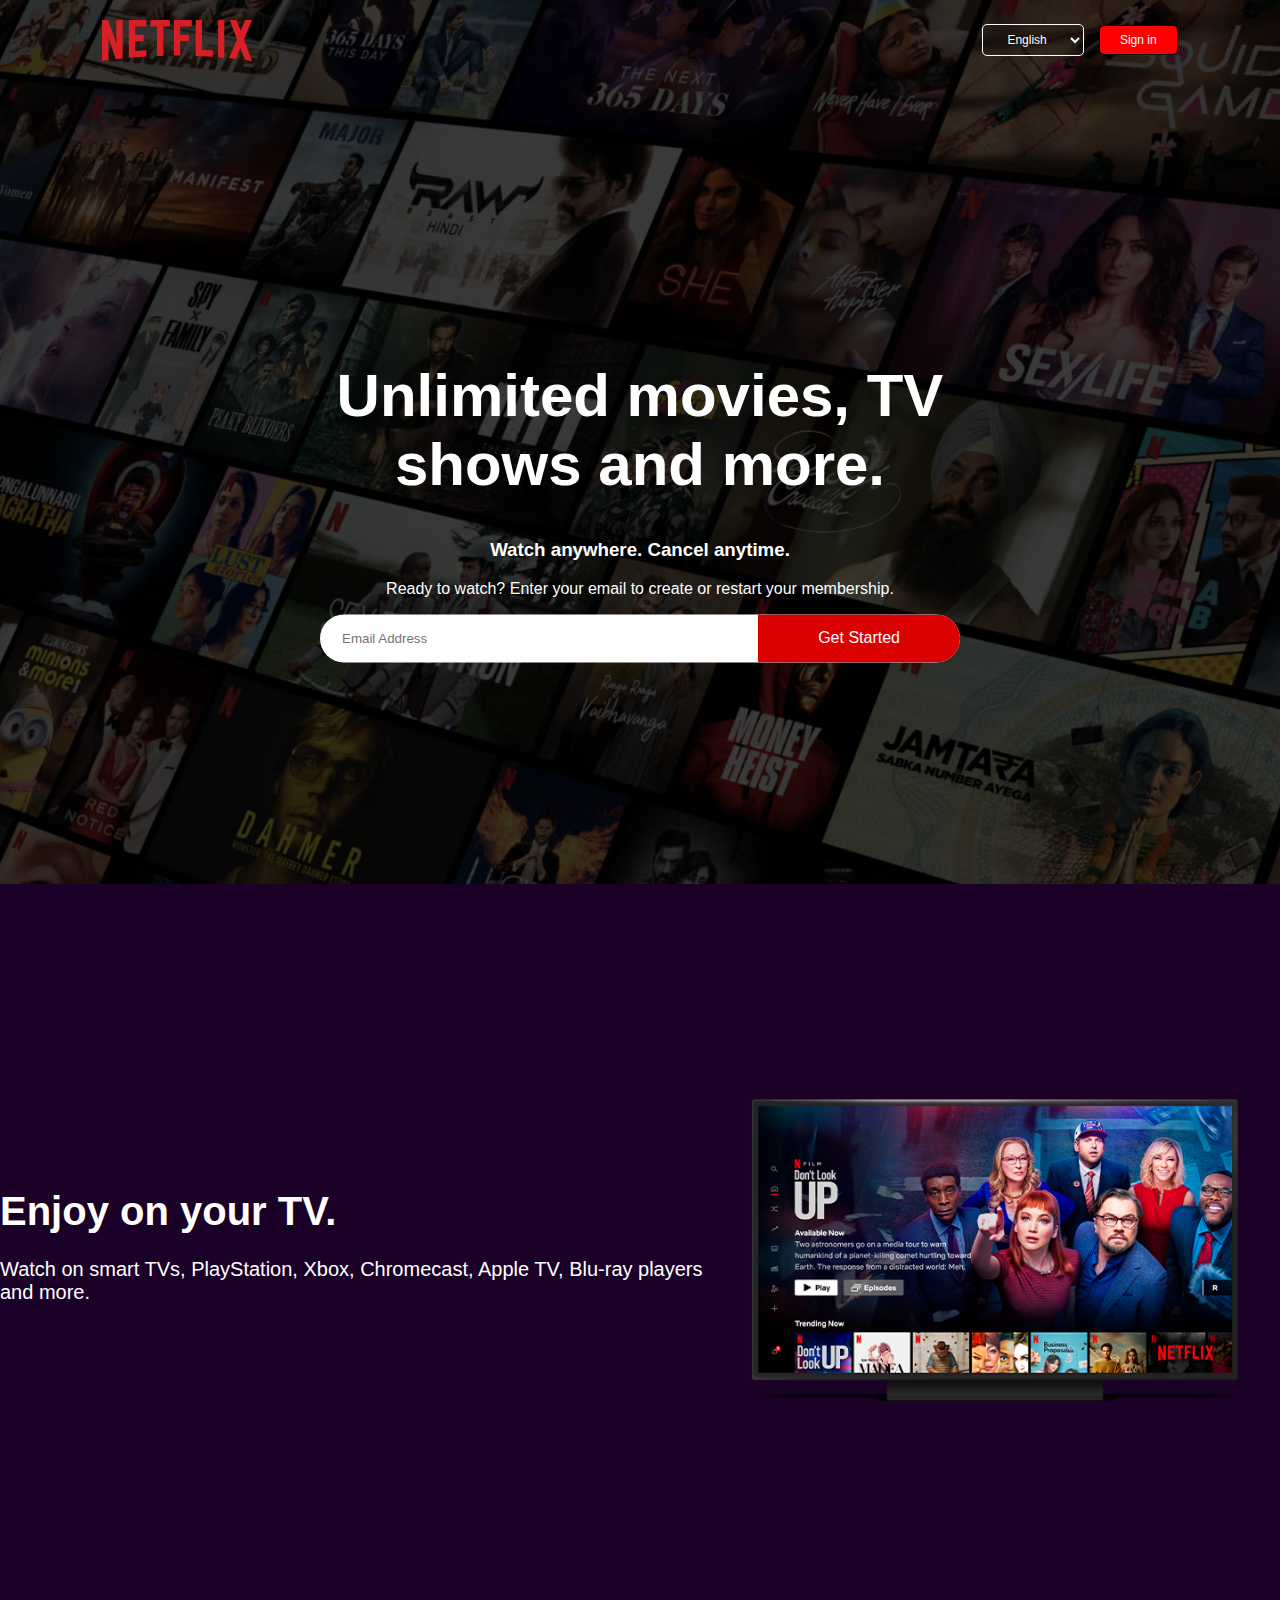
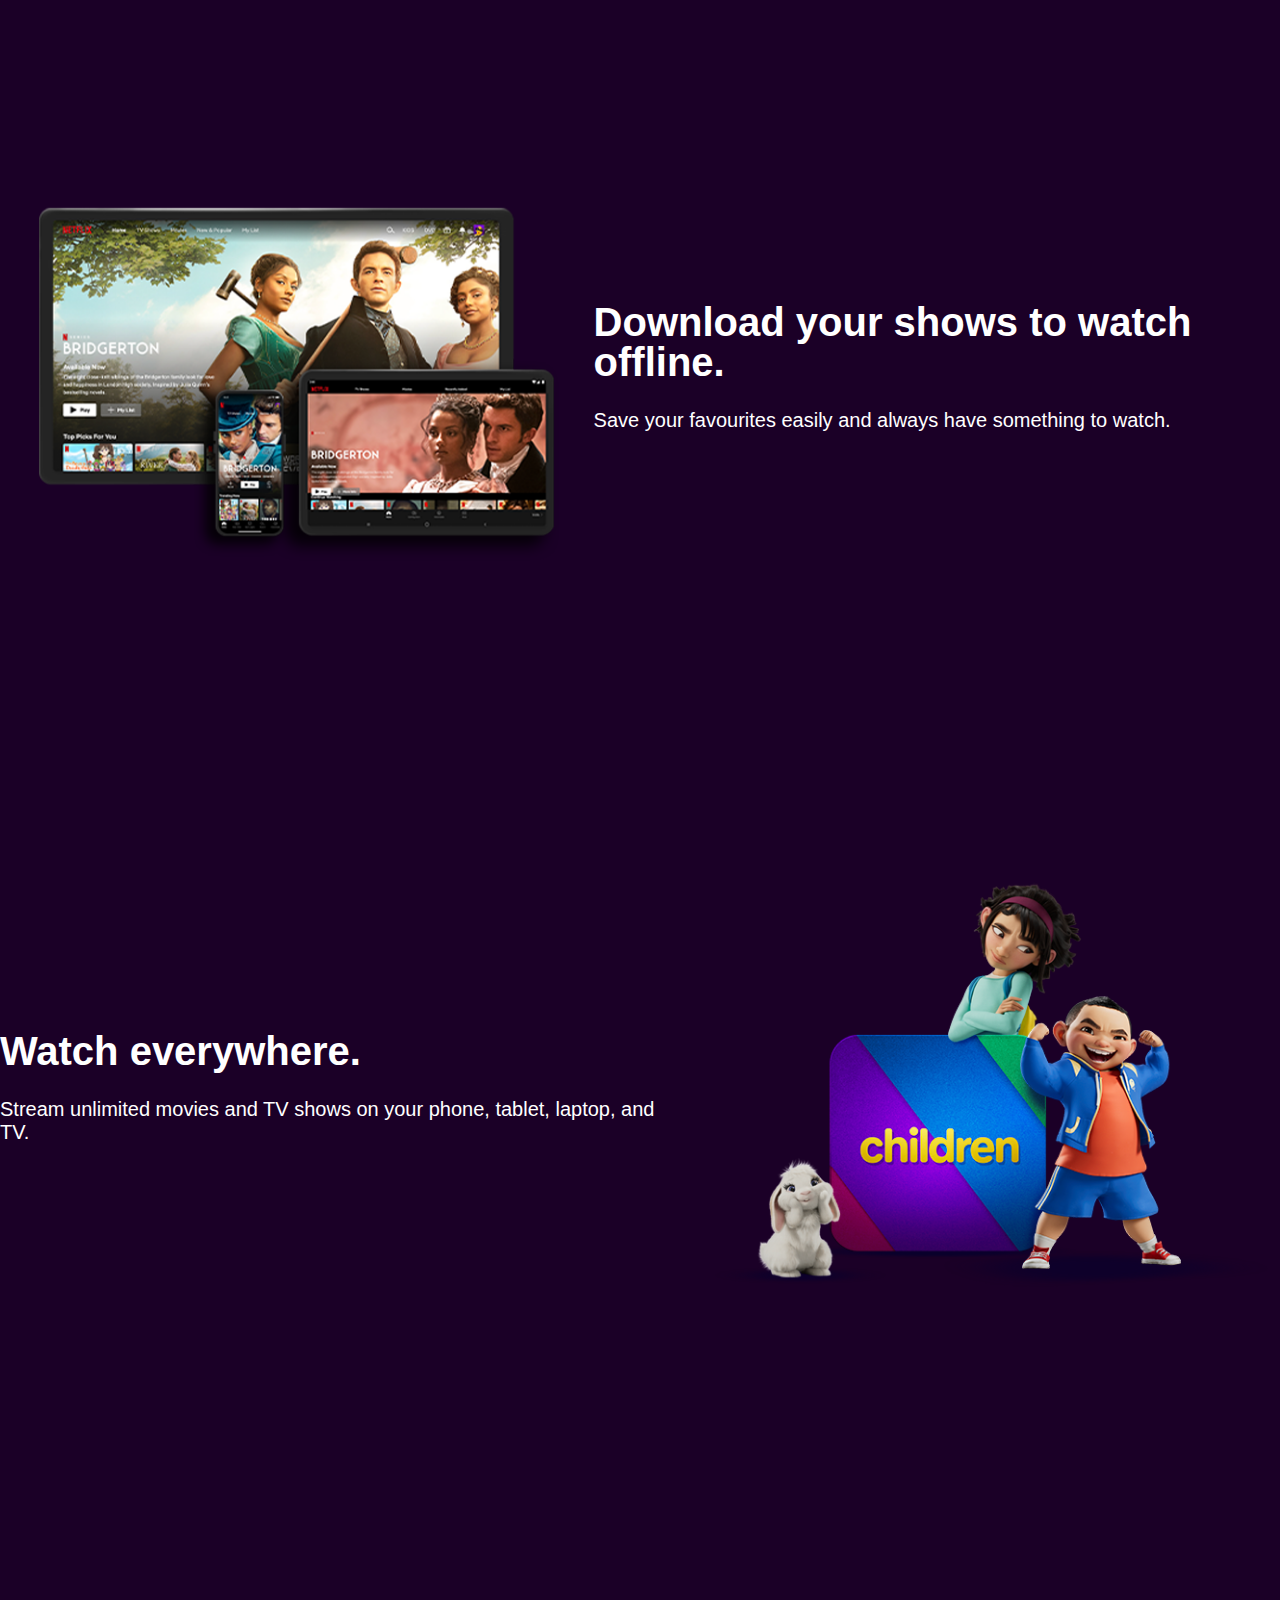
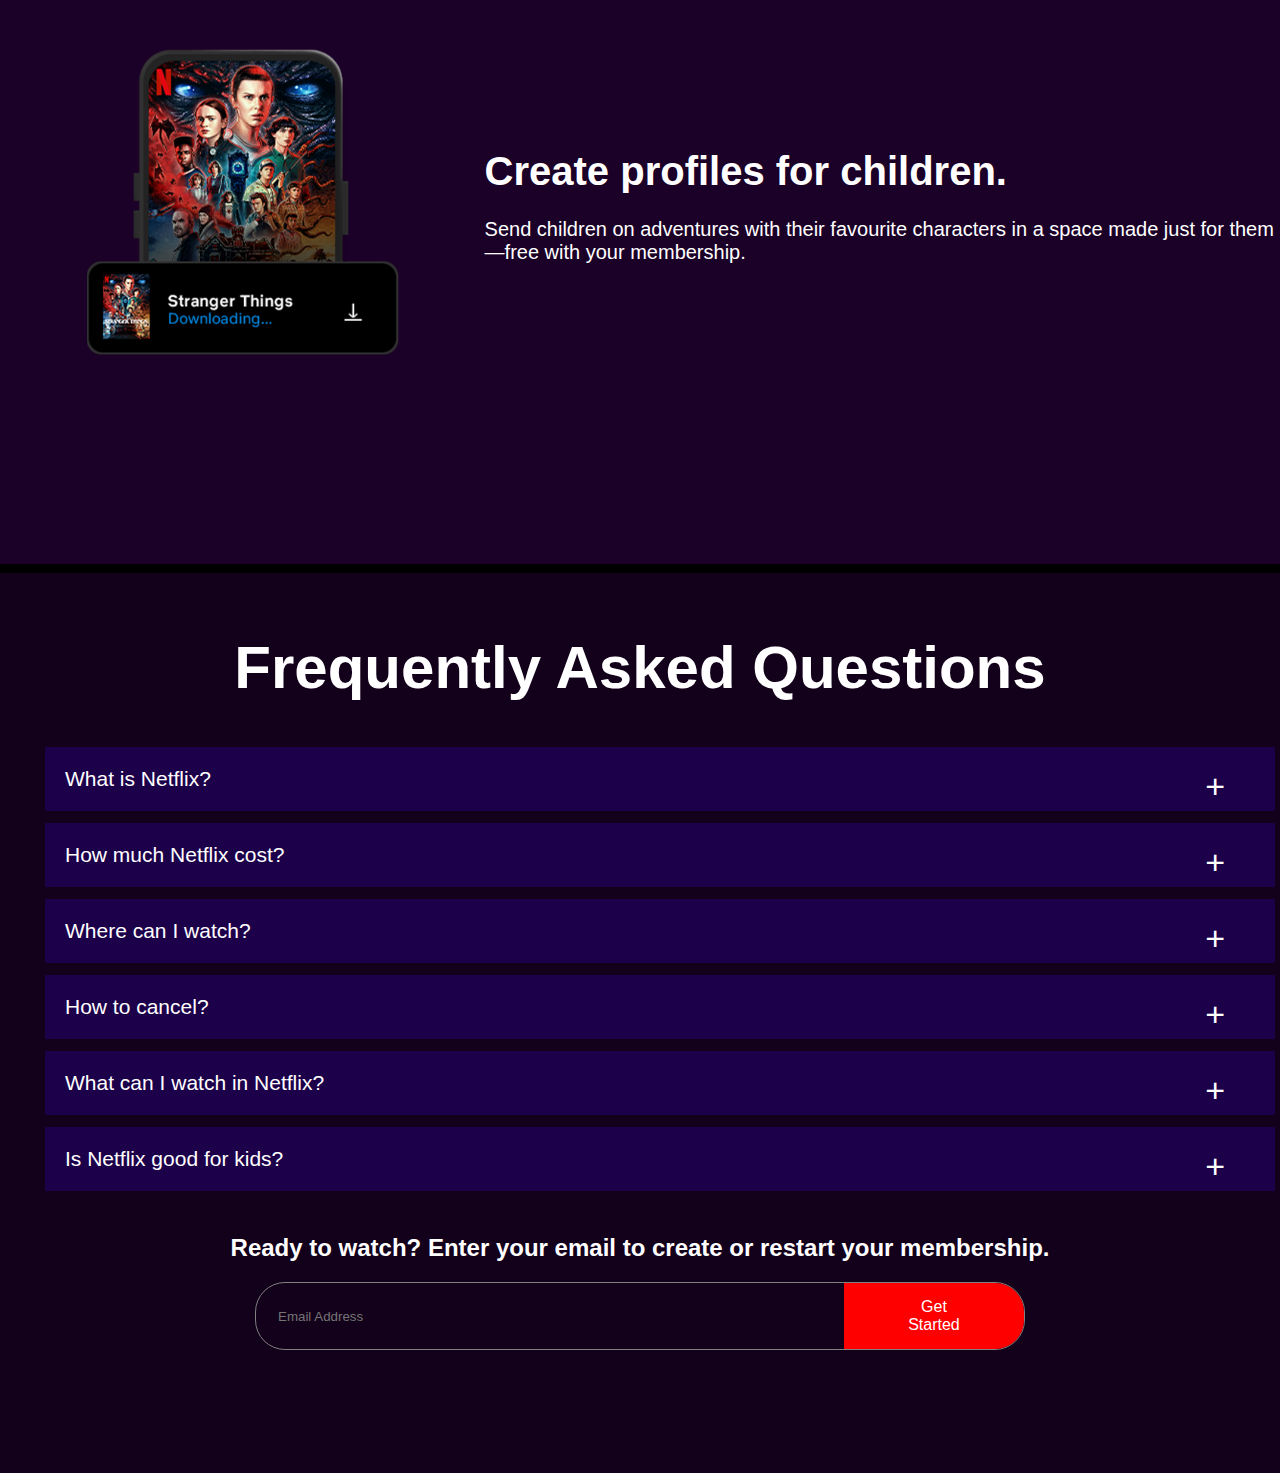
<file: index.html>
<!DOCTYPE html>
<html lang="en">

<head>
    <meta charset="UTF-8">
    <meta http-equiv="X-UA-Compatible" content="IE=edge">
    <meta name="viewport" content="width=device-width, initial-scale=1.0">
    <link rel="stylesheet" href="netflix.css">
    <link rel="preconnect" href="https://fonts.googleapis.com" />
    <script src="https://ajax.googleapis.com/ajax/libs/jquery/3.6.4/jquery.min.js"></script>
    <title>Netflix</title>
</head>

<body>
    <div class="header">
        <nav>
            <img src="logo.png" class="logo">
            <div>
                <select class="Eng">
                    <option>English</option>
                    <option>Hindi</option>
                </select>
                <button class="Sign">Sign in</button>
            </div>
        </nav>
        <div class="content">
            <h1>Unlimited movies, TV shows and more.</h1>
            <h3>Watch anywhere. Cancel anytime.</h3>
            <p>Ready to watch? Enter your email to create or restart your membership.</p>
            <form class="frm"><input type="email" placeholder="Email Address"><button class="gs ">Get
                    Started</button></form>
        </div>
    </div>
    <div class="bottom">
        <div class="b1">
            <div class="b11">
                <h1>Enjoy on your TV.</h1>
                <p>Watch on smart TVs, PlayStation, Xbox, Chromecast, Apple TV, Blu-ray players and more.</p>
            </div>
            <div class="b12">
                <img src="en1.png">
            </div>
        </div>
    </div>
    <div class="bottom">
        <div class="b1 r">
            <div class="b12">
                <img src="en2.png">
            </div>
            <div class="b11">
                <h1>Download your shows to watch offline.</h1>
                <p>Save your favourites easily and always have something to watch.</p>
            </div>
        </div>
    </div>
    <div class="bottom">
        <div class="b1">
            <div class="b11">
                <h1>Watch everywhere.</h1>
                <p>Stream unlimited movies and TV shows on your phone, tablet, laptop, and TV.</p>
            </div>
            <div class="b12">
                <img src="en3.png">
            </div>
        </div>
    </div>
    <div class="bottom">
        <div class="b1 r">
            <div class="b12">
                <img src="en4.png">
            </div>
            <div class="b11">
                <h1>Create profiles for children.</h1>
                <p>Send children on adventures with their favourite characters in a space made just for them—free with
                    your membership.</p>
            </div>
        </div>
    </div>
    <div class="bottom1">
        <div class="faq">
            <h1 class="head">Frequently Asked Questions</h1>
            <ul class="acc">
                <li>
                    <input type="checkbox" name="acc" id="first">
                    <label for="first">What is Netflix?</label>
                    <div class="par">
                        <p>Netflix is a streaming service that offers a wide variety of award-winning TV shows, movies,
                            anime, documentaries and
                            more – on thousands of internet-connected devices.

                            You can watch as much as you want, whenever you want, without a single ad – all for one low
                            monthly price. There's
                            always something new to discover, and new TV shows and movies are added every week!</p>
                    </div>
                </li>
                <li>
                    <input type="checkbox" name="acc" id="sc">
                    <label for="sc">How much Netflix cost?</label>
                    <div class="par">
                        <p>Watch Netflix on your smartphone, tablet, Smart TV, laptop, or streaming device, all for one
                            fixed monthly fee. Plans
                            range from ₹ 149 to ₹ 649 a month. No extra costs, no contracts.</p>
                    </div>
                </li>
                <li>
                    <input type="checkbox" name="acc" id="th">
                    <label for="th">Where can I watch?</label>
                    <div class="par">
                        <p>Watch anywhere, anytime. Sign in with your Netflix account to watch instantly on the web at
                            netflix.com from your
                            personal computer or on any internet-connected device that offers the Netflix app, including
                            smart TVs, smartphones,
                            tablets, streaming media players and game consoles.

                            You can also download your favourite shows with the iOS, Android, or Windows 10 app. Use
                            downloads to watch while you're
                            on the go and without an internet connection. Take Netflix with you anywhere.</p>
                    </div>
                </li>
                <li>
                    <input type="checkbox" name="acc" id="fr">
                    <label for="fr">How to cancel?</label>
                    <div class="par">
                        <p>Netflix is flexible. There are no annoying contracts and no commitments. You can easily
                            cancel your account online in
                            two clicks. There are no cancellation fees – start or stop your account anytime.</p>
                    </div>
                </li>
                <li>
                    <input type="checkbox" name="acc" id="fif">
                    <label for="fif">What can I watch in Netflix?</label>
                    <div class="par">
                        <p>Netflix has an extensive library of feature films, documentaries, TV shows, anime,
                            award-winning Netflix originals, and
                            more. Watch as much as you want, anytime you want.</p>
                    </div>
                </li>
                <li>
                    <input type="checkbox" name="acc" id="six">
                    <label for="six">Is Netflix good for kids?</label>
                    <div class="par">
                        <p>The Netflix Kids experience is included in your membership to give parents control while kids
                            enjoy family-friendly TV
                            shows and films in their own space.

                            Kids profiles come with PIN-protected parental controls that let you restrict the maturity
                            rating of content kids can
                            watch and block specific titles you don’t want kids to see.</p>
                    </div>
                </li>
            </ul>
        </div>
        <div class="content1">
            <h2>Ready to watch? Enter your email to create or restart your membership.</h2>
            <form class="frm1"><input type="email" placeholder="Email Address"><button class="gs1"> Get Started</button>
            </form>
        </div>
    </div>
    <script src="script.js"></script>
</body>

</html>
</file>
<file: netflix.css>
body {
    background-color: black;
    color: white;
    font-family: sans-serif;
    margin: 0;
    padding: 0;
}

.header {
    height: 96vh;
    width: 84%;
    background-image: linear-gradient(rgba(0, 0, 0, 0.7), rgba(0, 0, 0, 0.7)), url(header-image.png);
    background-size: cover;
    background-position: center;
    padding: 10px 8%;
    position: relative;
}

.logo {
    width: 150px;
}

nav {
    display: flex;
    align-items: center;
    justify-content: space-between;
    padding: 10px 0;
}

.gs {
    color: white;
    background-color: red;
    border: 1px solid black;
    padding: 3px 20px;
    font-size: 13px;
}

.Sign {
    color: white;
    background-color: red;
    padding: 7px 20px;
    font-size: 12px;
    border-radius: 5px;
    cursor: pointer;
    border: 1px solid black;
}

.Eng {
    display: inline-flex;
    color: white;
    background-color: transparent;
    padding: 7px 20px;
    font-size: 12px;
    border-radius: 5px;
    margin-right: 10px;
    border: 1px solid white;
}

.Eng option {
    background-color: black;
}

.content {
    text-align: center;
    position: absolute;
    top: 50%;
    left: 50%;
    transform: translate(-50%, -50%);
    margin-top: 50px;
}

.content h1 {

    font-size: 60px;
}

.frm {
    display: flex;
    background: #fff;
    overflow: hidden;
    align-items: center;
    border-radius: 30px;
}

.frm input {
    flex: 1;
    border: 0;
    outline: 0;
    margin-left: 20px;
}

.frm button {
    background: #db0001;
    border: 0;
    outline: 0;
    color: #fff;
    font-size: 16px;
    cursor: pointer;
    padding: 15px 60px;
}

.bottom {
    background-color: rgb(27, 0, 39);
    height: 80vh;
    display: flex;
    align-items: center;
    justify-content: center;
}

.b1 {
    display: flex;
    align-items: center;

}


.b12 img {
    width: 100%;
}

.b1 h1 {
    font-size: 40px;
    font-weight: 900;
    line-height: 40px;
}

.b1 p {
    font-weight: 500;
    font-size: 20px;
}

.head {
    font-size: 60px;
}

.faq {
    padding-top: 20px;
    text-align: center;
}

.bottom1 {
    background-color: rgb(19, 0, 27);
    margin-top: 0.7%;
    height: 100vh;
    width: 100%;
}


.acc li {
    list-style: none;
    padding: 5px;
}

.acc li label {
    display: flex;
    font-size: 21px;
    background-color: rgb(28, 0, 74);
    padding: 20px;
    cursor: pointer;
    padding-left: 20px;
    position: relative;
    margin-bottom: 2px;
}

.acc .par {
    font-size: 21px;
    background-color: rgb(31, 2, 52);
    text-align: left;
    padding: 0px 20px;
    max-height: 0;
    overflow: hidden;
    transition: max-height 0.5s, padding 0.3s;
}

.acc input[type="checkbox"]:checked+label+.par {
    max-height: 600px;
    padding: 20px 20px;
}


.acc input[type="checkbox"]:checked+label::after {
    transform: rotate(135deg);
}

label::after {
    content: '+';
    font-size: 34px;
    right: 50px;
    position: absolute;
    transition: transform 0.5s;
}

input[type="checkbox"] {
    display: none;
}

.content1 {
    display: flex;
    flex-wrap: wrap;
    justify-content: center;

}

.gs1 {
    color: white;
    background-color: rgb(177, 58, 58);
    border: 1px solid rgba(166, 60, 60, 0.023);
    padding: 3px 20px;
    font-size: 13px;
}



.frm button {
    background: #db0001;
    border: 0;
    outline: 0;
    color: #fff;
    font-size: 16px;
    cursor: pointer;
    padding: 15px 60px;
}

.frm1 {
    width: 60%;
    display: flex;
    border: 1px solid gray;
    background: transparent;
    overflow: hidden;
    border-radius: 30px;

}

.frm1 input {
    border: 0;
    outline: 0;
    margin-left: 20px;
    width: 100%;
    background-color: transparent;
}

.frm1 button {
    background: red;
    border: 0;
    outline: 0;
    color: #fff;
    font-size: 16px;
    cursor: pointer;
    padding: 15px 60px;
}

.frm1 input[type="email"],
textarea {
    color: #d1d1d1;
}

@media(max-width: 769px) {
    .header {
        .logo {
            width: 100px;
        }

        .Eng {
            padding: 5px 17px;
            font-size: 9px;
        }

        .Sign {
            padding: 6px 20px;
            font-size: 10px;
        }

        .content h1 {
            font-size: 30px;
        }

        .content h3 {
            font-size: 13px;
        }

        .content .p {
            font-size: 10px;
        }

        .frm button {
            font-size: 10px;
            padding: 10px 50px;
        }
    }



    .b11 h1 {
        font-size: 28px;
        line-height: 1;
    }

    .b11 p {
        font-size: 14px;
        line-height: 1.2;
    }

    .head {
        font-size: 25px;
    }

    .acc li label {
        font-size: 13px;
    }

    .acc .par {
        font-size: 12px;
    }

    label::after {
        content: '+';
        font-size: 20px;
    }

    .content1 h2 {
        font-size: 15px;
    }


    .frm1 button {
        font-size: 10px;
        padding: 5px 20px;
    }
}

@media(max-width:420px) {
    .header {
        .logo {
            width: 60px;
        }


        .Eng {
            padding: 5px 7px;
            font-size: 8px;
        }

        .Sign {
            padding: 7px 15px;
            font-size: 8px;
        }
    }


    .b1 {
        flex-direction: column;
    }

    .b12 {
        width: 100%;
    }

    .r {
        flex-direction: column-reverse;
    }


}
</file>
